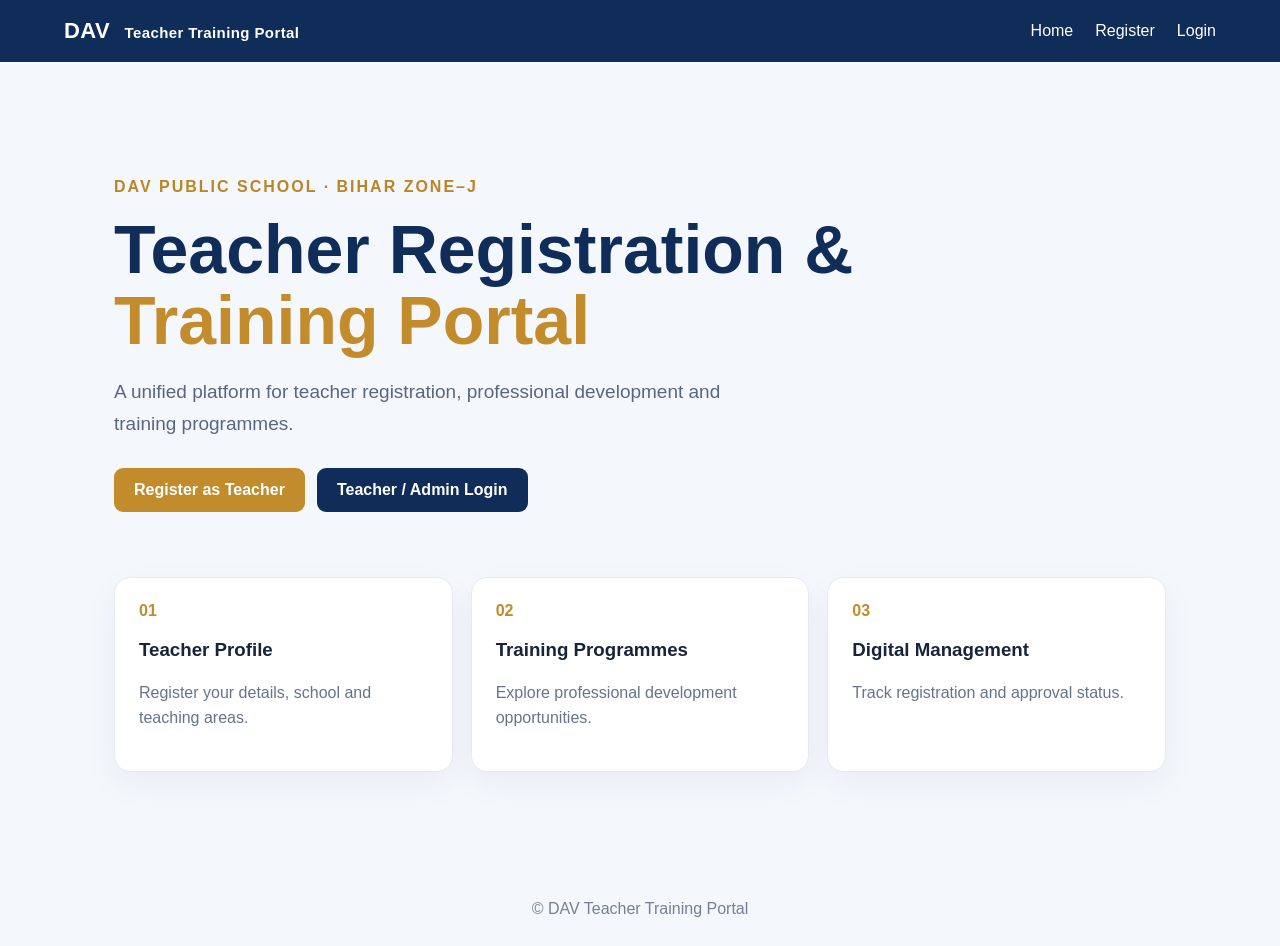
<file: frontend/index.html>
<!doctype html>
<html lang="en">
<head>
  <meta charset="utf-8"><meta name="viewport" content="width=device-width, initial-scale=1">
  <title>DAV Teacher Training Portal</title><link rel="stylesheet" href="css/style.css">
</head>
<body>
<header class="top"><div class="brand">DAV <span>Teacher Training Portal</span></div><nav><a href="index.html">Home</a><a href="register.html">Register</a><a href="login.html">Login</a></nav></header>
<main class="hero"><p class="eyebrow">DAV PUBLIC SCHOOL · BIHAR ZONE–J</p><h1>Teacher Registration &amp;<br><em>Training Portal</em></h1><p class="lead">A unified platform for teacher registration, professional development and training programmes.</p><div class="actions"><a class="btn" href="register.html">Register as Teacher</a><a class="btn secondary" href="login.html">Teacher / Admin Login</a></div><section class="features"><article><b>01</b><h3>Teacher Profile</h3><p>Register your details, school and teaching areas.</p></article><article><b>02</b><h3>Training Programmes</h3><p>Explore professional development opportunities.</p></article><article><b>03</b><h3>Digital Management</h3><p>Track registration and approval status.</p></article></section></main>
<footer>© DAV Teacher Training Portal</footer>
</body></html>
</file>
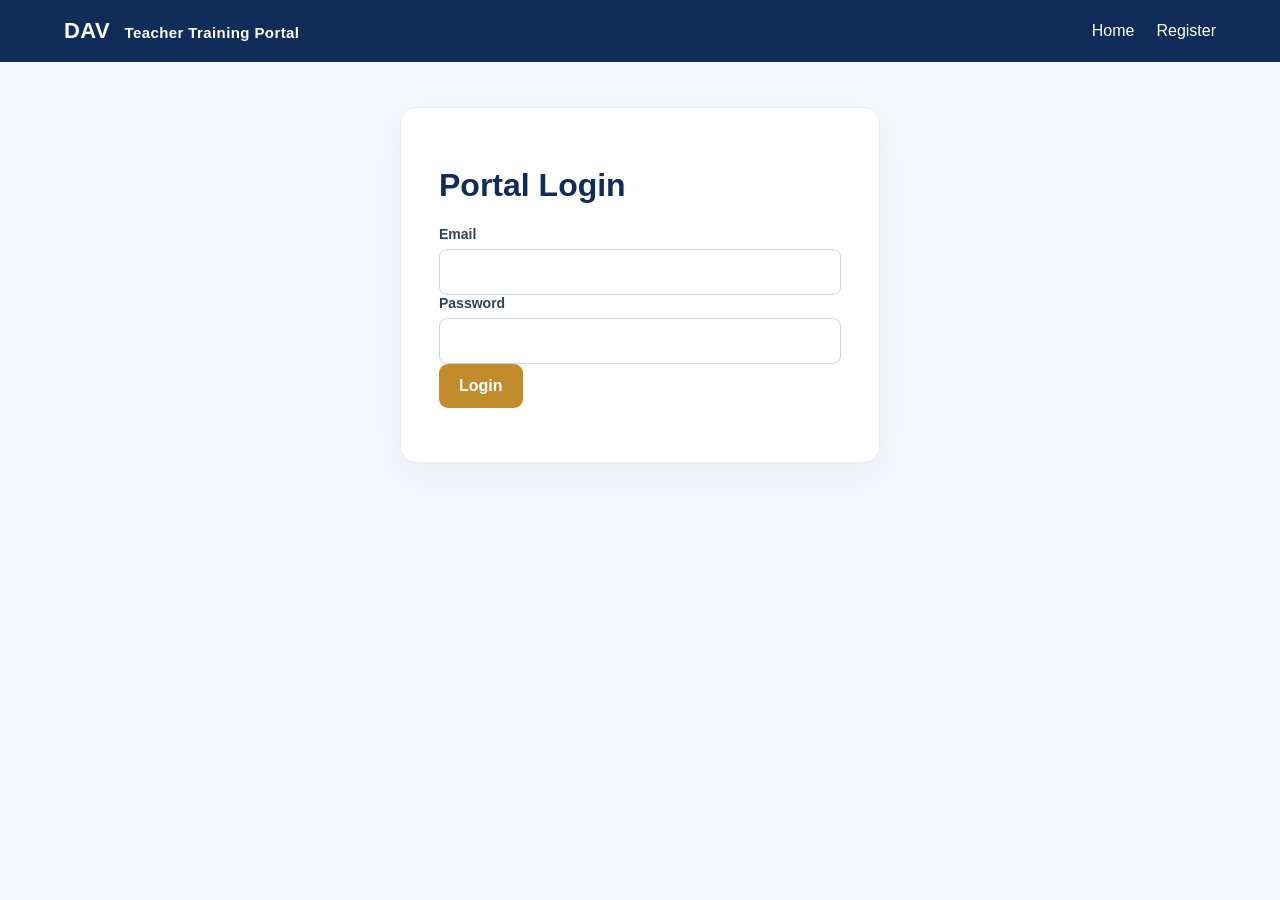
<file: frontend/login.html>
<!doctype html>
<html lang="en"><head><meta charset="utf-8"><meta name="viewport" content="width=device-width,initial-scale=1"><title>Portal Login</title><link rel="stylesheet" href="css/style.css"></head>
<body><header class="top"><div class="brand">DAV <span>Teacher Training Portal</span></div><nav><a href="index.html">Home</a><a href="register.html">Register</a></nav></header>
<main class="panel narrow"><h1>Portal Login</h1><form id="loginForm"><label>Email<input name="email" type="email" required></label><label>Password<input name="password" type="password" required></label><button class="btn" type="submit">Login</button><p id="message" role="status"></p></form></main><script src="js/config.js"></script><script src="js/app.js"></script></body></html>
</file>
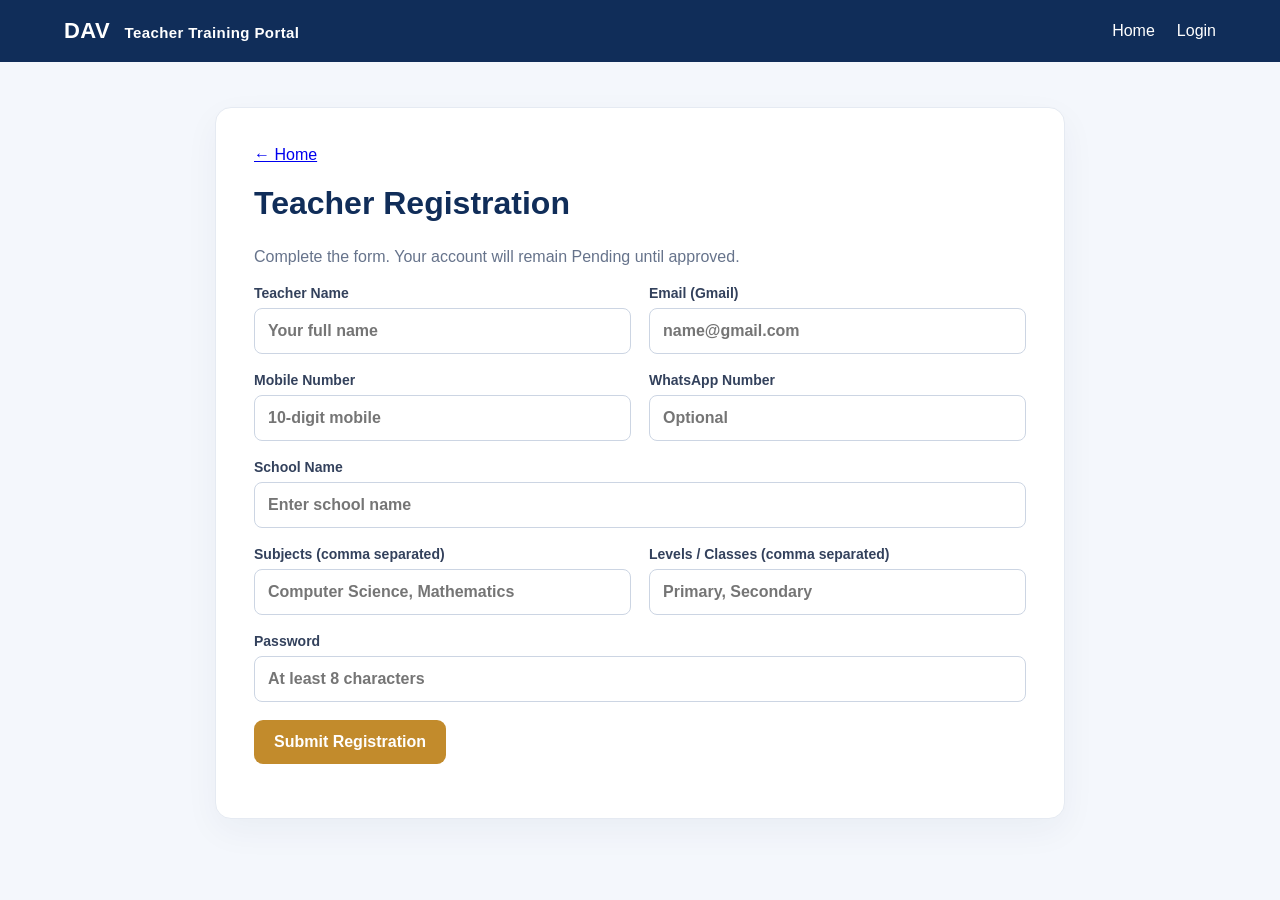
<file: frontend/register.html>
<!doctype html>
<html lang="en"><head><meta charset="utf-8"><meta name="viewport" content="width=device-width,initial-scale=1"><title>Teacher Registration</title><link rel="stylesheet" href="css/style.css"></head>
<body><header class="top"><div class="brand">DAV <span>Teacher Training Portal</span></div><nav><a href="index.html">Home</a><a href="login.html">Login</a></nav></header>
<main class="panel"><a href="index.html">← Home</a><h1>Teacher Registration</h1><p class="muted">Complete the form. Your account will remain Pending until approved.</p>
<form id="registerForm" class="form-grid">
<label>Teacher Name<input name="full_name" required pattern="[A-Za-z ]+" placeholder="Your full name"></label>
<label>Email (Gmail)<input name="email" type="email" required placeholder="name@gmail.com"></label>
<label>Mobile Number<input name="mobile" inputmode="numeric" pattern="[1-9][0-9]{9}" maxlength="10" required placeholder="10-digit mobile"></label>
<label>WhatsApp Number<input name="whatsapp" inputmode="numeric" pattern="[1-9][0-9]{9}" maxlength="10" placeholder="Optional"></label>
<label class="wide">School Name<input name="school" required placeholder="Enter school name"></label>
<label>Subjects (comma separated)<input name="subjects" required placeholder="Computer Science, Mathematics"></label>
<label>Levels / Classes (comma separated)<input name="levels" required placeholder="Primary, Secondary"></label>
<label class="wide">Password<input name="password" type="password" minlength="8" required placeholder="At least 8 characters"></label>
<div class="wide"><button class="btn" type="submit">Submit Registration</button><p id="message" role="status"></p></div>
</form></main><script src="js/config.js"></script><script src="js/app.js"></script></body></html>
</file>
<file: frontend/css/style.css>
:root{font-family:Inter,Arial,sans-serif;color:#18243b;background:#f4f7fc;font-size:16px}*{box-sizing:border-box}body{margin:0}.top{display:flex;align-items:center;justify-content:space-between;padding:18px max(5vw,20px);background:#102d59;color:#fff;gap:20px;flex-wrap:wrap}.brand{font-size:22px;font-weight:900;letter-spacing:.4px}.brand span{font-size:15px;font-weight:600;margin-left:8px}.top nav{display:flex;gap:22px}.top a{color:#fff;text-decoration:none}.hero{max-width:1100px;margin:70px auto;padding:30px 24px}.eyebrow{color:#bd8423;font-weight:800;letter-spacing:2px}.hero h1{font-size:clamp(38px,7vw,68px);line-height:1.05;margin:18px 0;color:#102d59}.hero h1 em{color:#c28b2c;font-style:normal}.lead{font-size:19px;line-height:1.7;color:#5a6680;max-width:650px}.actions{display:flex;gap:12px;flex-wrap:wrap;margin:28px 0}.btn{display:inline-block;border:0;border-radius:9px;background:#c28b2c;color:#fff;text-decoration:none;padding:13px 20px;font-size:16px;font-weight:750;cursor:pointer}.btn.secondary{background:#102d59}.features{display:grid;grid-template-columns:repeat(3,1fr);gap:18px;margin-top:65px}.features article,.panel{background:#fff;border:1px solid #e5eaf2;border-radius:16px;padding:24px;box-shadow:0 12px 35px #19355b0c}.features b{color:#c28b2c}.features p,.muted{color:#66738b;line-height:1.6}footer{text-align:center;color:#748097;padding:28px}.panel{max-width:850px;margin:45px auto;padding:clamp(20px,4vw,38px)}.panel h1{color:#102d59}.narrow{max-width:480px}.form-grid{display:grid;grid-template-columns:1fr 1fr;gap:18px}label{display:block;font-weight:700;font-size:14px;color:#33415c}input{display:block;width:100%;margin-top:7px;padding:13px;border:1px solid #ccd5e3;border-radius:8px;font:inherit;font-size:16px}input:focus{outline:2px solid #d8b36e;border-color:#c28b2c}.wide{grid-column:1/-1}#message{color:#1c6b45;line-height:1.5}@media(max-width:650px){.features{grid-template-columns:1fr}.form-grid{grid-template-columns:1fr}.wide{grid-column:auto}.hero{margin:35px auto}.top nav{gap:14px}}
</file>
